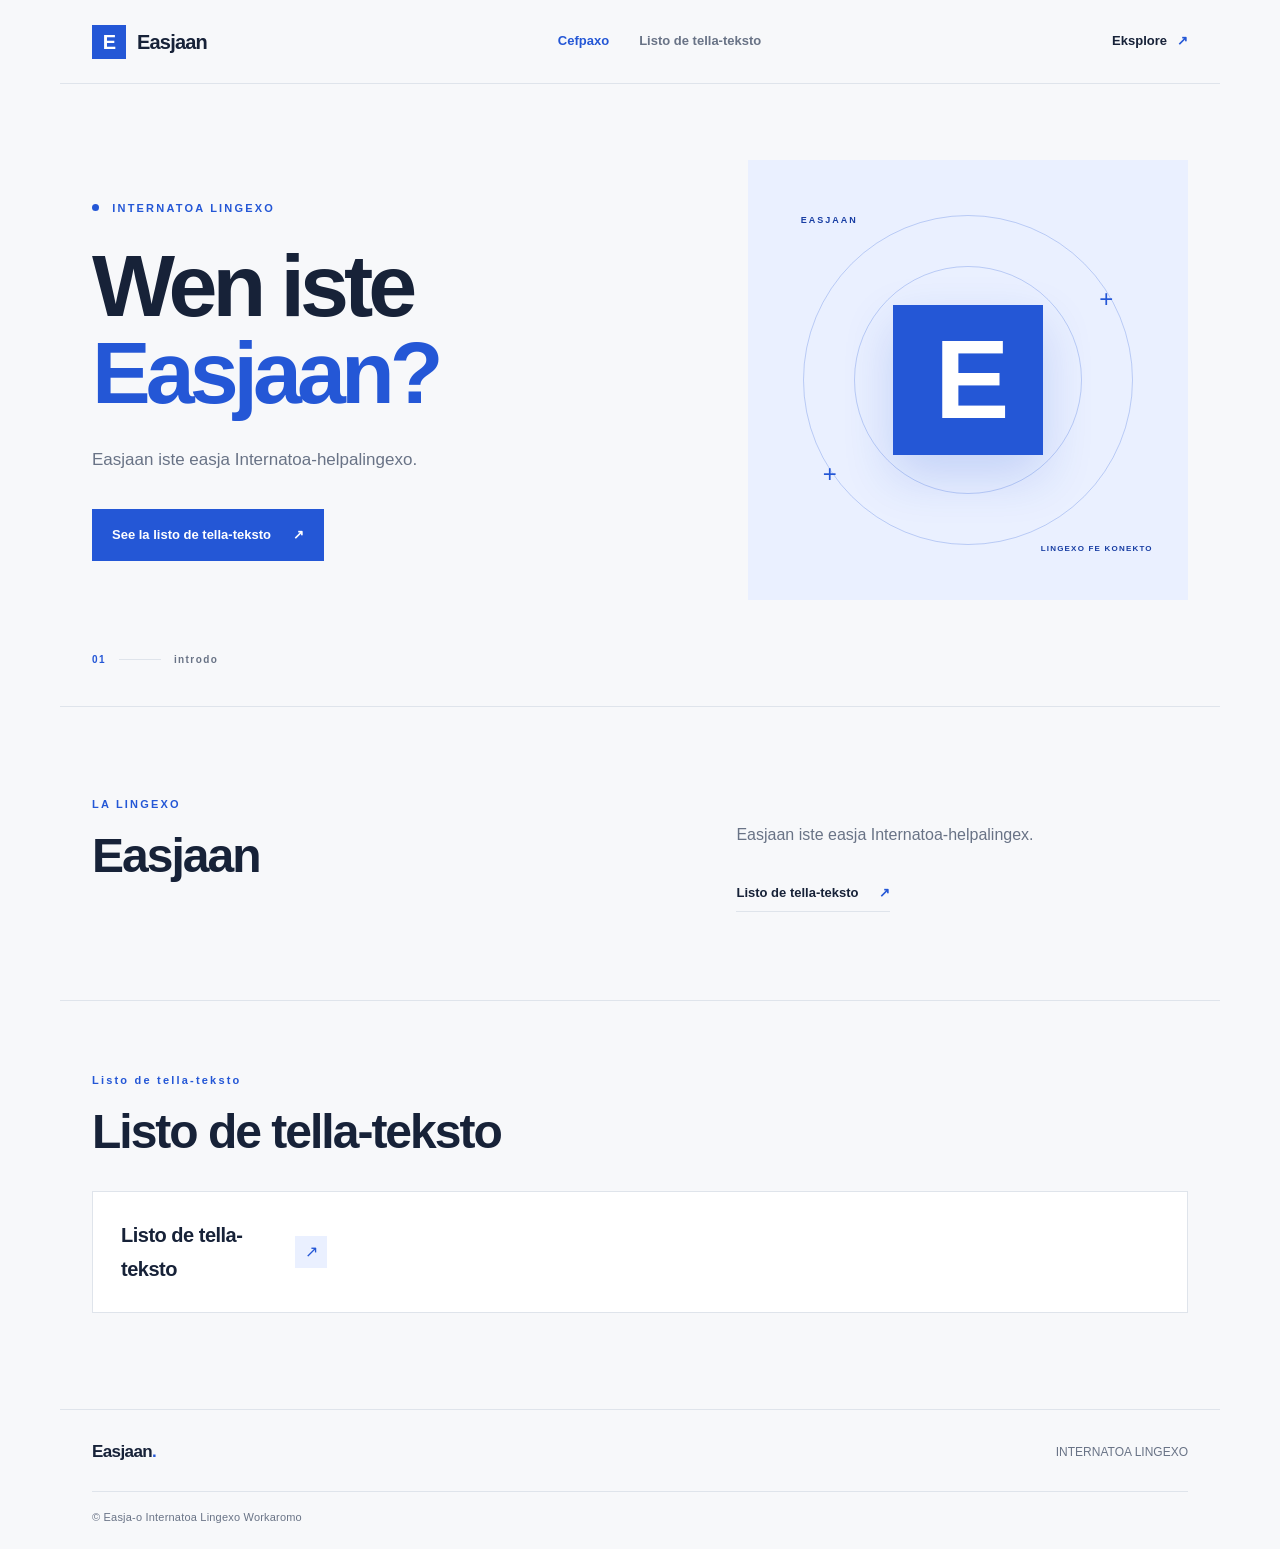
<file: index.html>
<!doctype html>
<html lang="eas">
<head>
  <meta charset="utf-8">
  <meta name="viewport" content="width=device-width, initial-scale=1">
  <meta name="theme-color" content="#f7f8fa">
  <meta name="description" content="Easjaan iste easja Internatoa-helpalingex.">
  <title>Easjaan</title>
  <link rel="stylesheet" href="style.css">
  <script src="script.js" defer></script>
</head>
<body>
  <header class="site-header">
    <a class="wordmark" href="index.html" aria-label="Cefpaxo">
      <span class="wordmark-symbol" aria-hidden="true">E</span>
      <span>Easjaan</span>
    </a>

    <nav class="main-nav" aria-label="Cefpaxo">
      <a href="index.html" aria-current="page">Cefpaxo</a>
      <a href="articles/index.html">Listo de tella-teksto</a>
    </nav>

    <a class="header-link" href="articles/index.html">
      Eksplore <span aria-hidden="true">↗</span>
    </a>
  </header>

  <main>
    <section class="hero">
      <div class="hero-copy">
        <p class="overline">
          <span class="status-dot" aria-hidden="true"></span>
          INTERNATOA LINGEXO
        </p>

        <h1>Wen iste<br><span>Easjaan?</span></h1>

        <p class="hero-description">
          Easjaan iste easja Internatoa-helpalingexo.
        </p>

        <div class="hero-actions">
          <a class="button button-primary" href="articles/index.html">
            See la listo de tella-teksto
            <span aria-hidden="true">↗</span>
          </a>
        </div>
      </div>

      <div class="hero-art" aria-hidden="true">
        <div class="art-orbit orbit-one"></div>
        <div class="art-orbit orbit-two"></div>
        <div class="art-core">E</div>
        <span class="art-label art-label-top">EASJAAN</span>
        <span class="art-label art-label-bottom">LINGEXO FE KONEKTO</span>
        <span class="art-cross cross-one">+</span>
        <span class="art-cross cross-two">+</span>
      </div>

      <div class="hero-index">
        <span>01</span>
        <span class="index-line"></span>
        <span>introdo</span>
      </div>
    </section>

    <section class="intro-section">
      <div class="section-heading">
        <p class="overline">LA LINGEXO</p>
        <h2>Easjaan</h2>
      </div>

      <div class="section-body">
        <p>
          Easjaan iste easja Internatoa-helpalingex.
        </p>
        <a class="text-link" href="articles/index.html">
          <span>Listo de tella-teksto</span>
          <span aria-hidden="true">↗</span>
        </a>
      </div>
    </section>

    <section class="articles-preview">
      <div class="preview-heading">
        <div>
          <p class="overline">Listo de tella-teksto</p>
          <h2>Listo de tella-teksto</h2>
        </div>
      </div>

      <a class="feature-article" href="articles/index.html">
        <span class="feature-title">Listo de tella-teksto</span>
        <span class="feature-arrow" aria-hidden="true">↗</span>
      </a>
    </section>
  </main>

  <footer class="site-footer">
    <a class="footer-brand" href="index.html">Easjaan<span>.</span></a>
    <p class="footer-note">INTERNATOA LINGEXO</p>
    <p class="copyright">© Easja-o Internatoa Lingexo Workaromo</p>
  </footer>
</body>
</html>
</file>
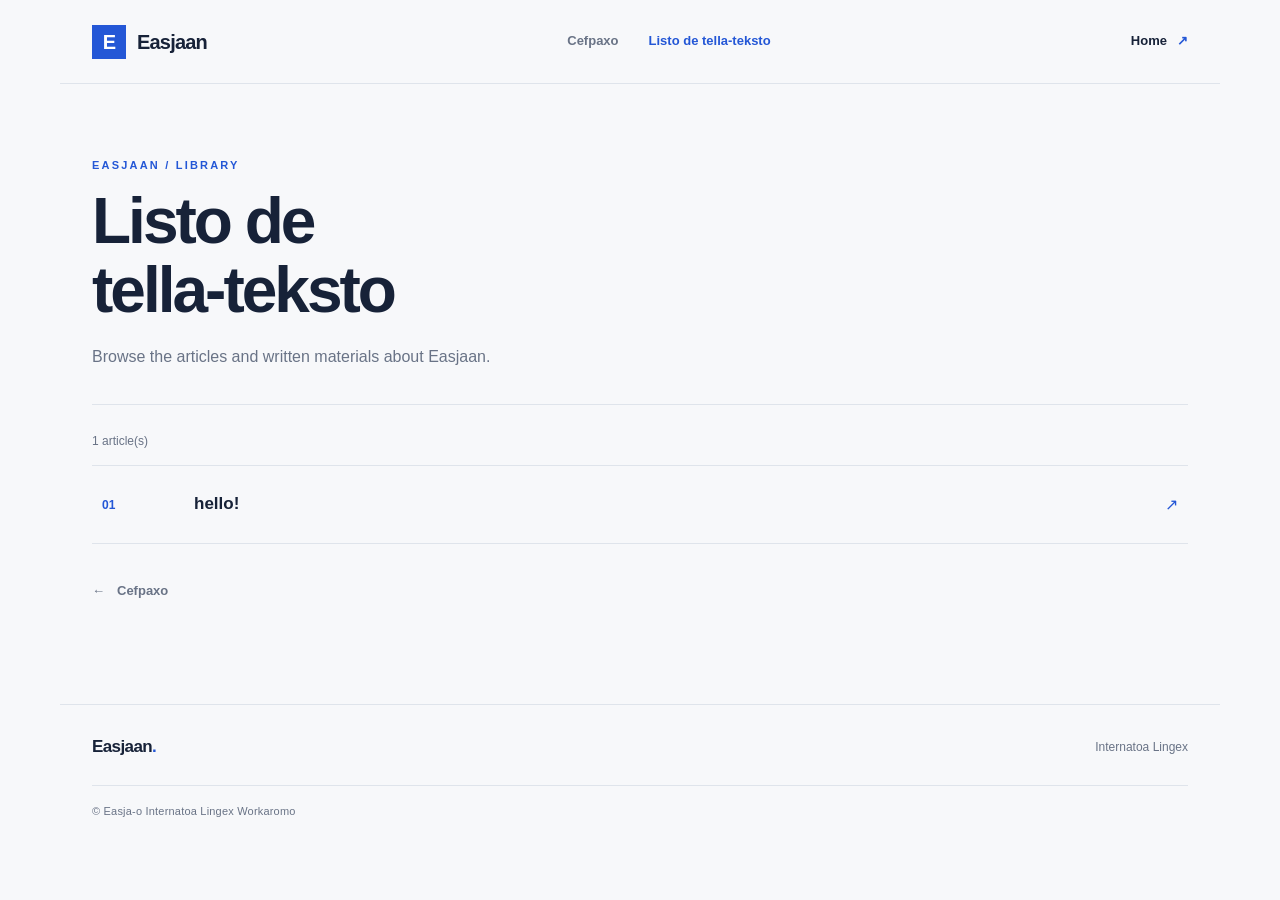
<file: articles/index.html>
<!doctype html>
<html lang="eas">
<head>
  <meta charset="utf-8">
  <meta name="viewport" content="width=device-width, initial-scale=1">
  <meta name="theme-color" content="#f7f8fa">
  <meta name="description" content="Listo de tella-teksto de Easjaan.">
  <title>Listo de tella-teksto — Easjaan</title>
  <link rel="stylesheet" href="../style.css">
  <script src="articles.js" defer></script>
</head>
<body>
  <header class="site-header">
    <a class="wordmark" href="../index.html" aria-label="Easjaan home">
      <span class="wordmark-symbol" aria-hidden="true">E</span>
      <span>Easjaan</span>
    </a>

    <nav class="main-nav" aria-label="Main navigation">
      <a href="../index.html">Cefpaxo</a>
      <a href="index.html" aria-current="page">Listo de tella-teksto</a>
    </nav>

    <a class="header-link" href="../index.html">
      Home <span aria-hidden="true">↗</span>
    </a>
  </header>

  <main class="page-main">
    <header class="page-heading">
      <p class="overline">EASJAAN / LIBRARY</p>
      <h1>Listo de<br>tella-teksto</h1>
      <p class="page-description">
        Browse the articles and written materials about Easjaan.
      </p>
    </header>

    <p id="list-status" class="list-status" role="status" aria-live="polite">
      Loade...
    </p>

    <ol id="articles" class="article-list"></ol>

    <a class="back-link" href="../index.html">
      <span aria-hidden="true">←</span>
      Cefpaxo
    </a>
  </main>

  <footer class="site-footer">
    <a class="footer-brand" href="../index.html">Easjaan<span>.</span></a>
    <p class="footer-note">Internatoa Lingex</p>
    <p class="copyright">© Easja-o Internatoa Lingex Workaromo</p>
  </footer>
</body>
</html>
</file>
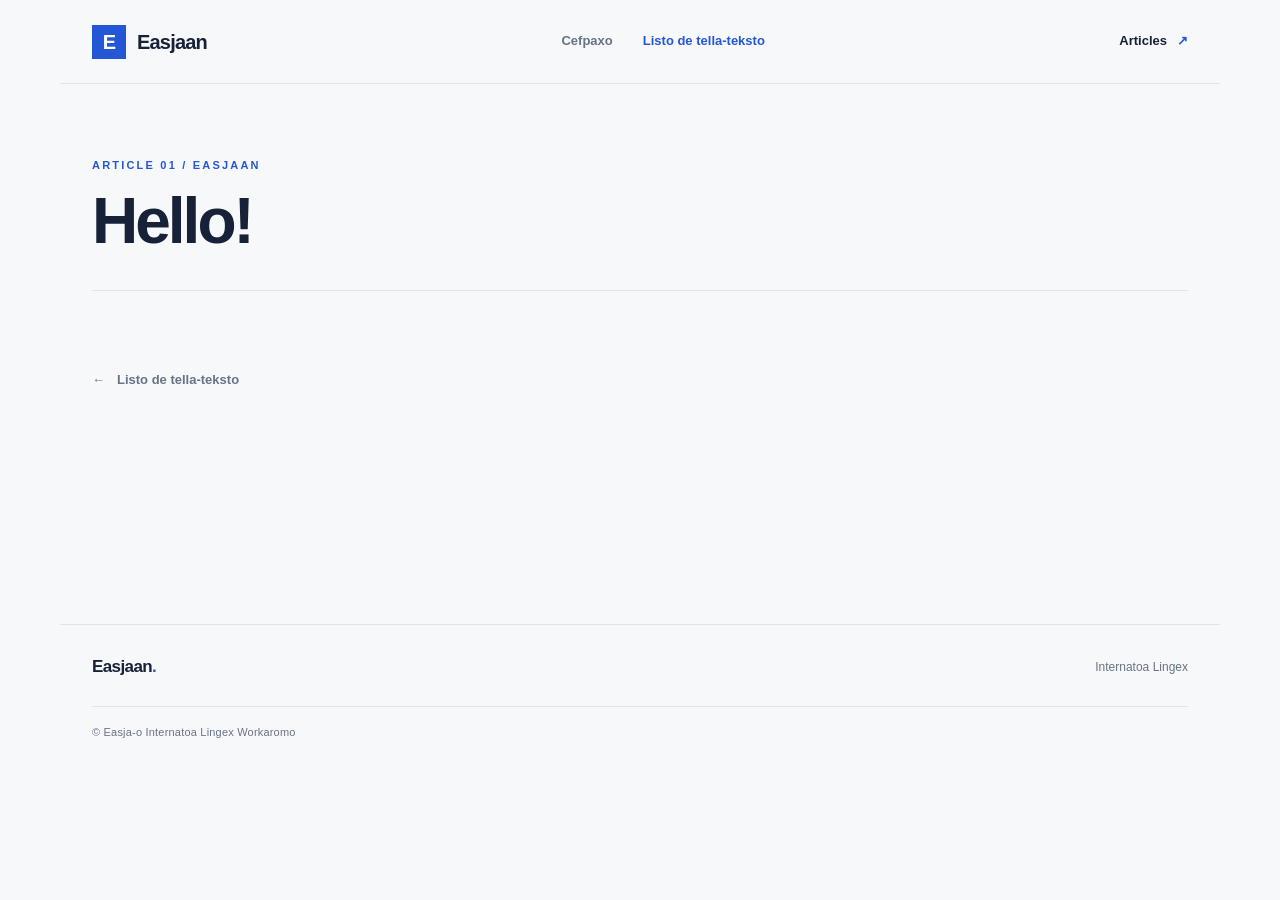
<file: articles/1|hello!.html>
<!doctype html>
<html lang="eas">
<head>
  <meta charset="utf-8">
  <meta name="viewport" content="width=device-width, initial-scale=1">
  <meta name="theme-color" content="#f7f8fa">
  <title>Hello! — Easjaan</title>
  <link rel="stylesheet" href="../style.css">
</head>
<body>
  <header class="site-header">
    <a class="wordmark" href="../index.html" aria-label="Easjaan home">
      <span class="wordmark-symbol" aria-hidden="true">E</span>
      <span>Easjaan</span>
    </a>

    <nav class="main-nav" aria-label="Main navigation">
      <a href="../index.html">Cefpaxo</a>
      <a href="index.html" aria-current="page">Listo de tella-teksto</a>
    </nav>

    <a class="header-link" href="index.html">
      Articles <span aria-hidden="true">↗</span>
    </a>
  </header>

  <main class="page-main">
    <header class="page-heading">
      <p class="overline">ARTICLE 01 / EASJAAN</p>
      <h1>Hello!</h1>
    </header>

    <article class="article-content">
      <!-- Write the article content here. -->
    </article>

    <a class="back-link" href="index.html">
      <span aria-hidden="true">←</span>
      Listo de tella-teksto
    </a>
  </main>

  <footer class="site-footer">
    <a class="footer-brand" href="../index.html">Easjaan<span>.</span></a>
    <p class="footer-note">Internatoa Lingex</p>
    <p class="copyright">© Easja-o Internatoa Lingex Workaromo</p>
  </footer>
</body>
</html>
</file>
<file: style.css>
:root {
  color-scheme: light;
  --paper: #f7f8fa;
  --surface: #ffffff;
  --ink: #172238;
  --muted: #697386;
  --line: #dfe4eb;
  --blue: #2457d6;
  --blue-dark: #173da3;
  --pale-blue: #eaf0ff;
  --content-width: 1160px;
}

* {
  box-sizing: border-box;
}

html {
  scroll-behavior: smooth;
}

body {
  margin: 0;
  background: var(--paper);
  color: var(--ink);
  font-family: Inter, "Helvetica Neue", Arial, sans-serif;
  font-size: 16px;
  line-height: 1.7;
  -webkit-font-smoothing: antialiased;
}

a {
  color: inherit;
  text-decoration: none;
}

a:focus-visible {
  outline: 3px solid var(--blue);
  outline-offset: 5px;
}

.site-header {
  min-height: 84px;
  max-width: var(--content-width);
  margin: 0 auto;
  padding: 0 32px;
  display: flex;
  align-items: center;
  justify-content: space-between;
  gap: 28px;
  border-bottom: 1px solid var(--line);
}

.wordmark {
  display: inline-flex;
  align-items: center;
  gap: 11px;
  font-size: 20px;
  font-weight: 750;
  letter-spacing: -0.8px;
}

.wordmark-symbol {
  display: grid;
  place-items: center;
  width: 34px;
  height: 34px;
  background: var(--blue);
  color: white;
  font-size: 20px;
  font-weight: 700;
}

.main-nav {
  display: flex;
  align-items: center;
  gap: 30px;
  font-size: 13px;
  font-weight: 600;
}

.main-nav a {
  color: var(--muted);
  transition: color 160ms ease;
}

.main-nav a:hover,
.main-nav a[aria-current="page"] {
  color: var(--blue);
}

.header-link {
  display: inline-flex;
  align-items: center;
  gap: 10px;
  font-size: 13px;
  font-weight: 700;
}

.header-link span,
.text-link span:last-child {
  color: var(--blue);
}

.hero {
  position: relative;
  display: grid;
  grid-template-columns: 1.05fr 0.95fr;
  align-items: center;
  gap: 40px;
  max-width: var(--content-width);
  min-height: 590px;
  margin: 0 auto;
  padding: 76px 32px 106px;
  overflow: hidden;
}

.hero-copy {
  position: relative;
  z-index: 2;
}

.overline {
  margin: 0 0 24px;
  color: var(--blue);
  font-size: 11px;
  font-weight: 800;
  letter-spacing: 2.2px;
}

.status-dot {
  display: inline-block;
  width: 7px;
  height: 7px;
  margin-right: 8px;
  border-radius: 50%;
  background: var(--blue);
  vertical-align: 1px;
}

.hero h1 {
  margin: 0;
  font-size: clamp(56px, 7vw, 88px);
  line-height: 0.99;
  letter-spacing: -5px;
  font-weight: 760;
}

.hero h1 span {
  color: var(--blue);
}

.hero-description {
  max-width: 390px;
  margin: 28px 0 0;
  color: var(--muted);
  font-size: 17px;
  line-height: 1.9;
}

.hero-actions {
  display: flex;
  align-items: center;
  flex-wrap: wrap;
  gap: 20px;
  margin-top: 32px;
}

.button {
  display: inline-flex;
  justify-content: center;
  align-items: center;
  gap: 22px;
  min-height: 52px;
  padding: 0 20px;
  font-size: 13px;
  font-weight: 700;
  transition: background 160ms ease, transform 160ms ease;
}

.button:hover {
  transform: translateY(-2px);
}

.button-primary {
  background: var(--blue);
  color: white;
}

.button-primary:hover {
  background: var(--blue-dark);
}

.hero-note {
  color: var(--muted);
  font-size: 12px;
}

.hero-art {
  position: relative;
  display: grid;
  place-items: center;
  width: 100%;
  max-width: 440px;
  aspect-ratio: 1;
  justify-self: end;
  background: var(--pale-blue);
  overflow: hidden;
}

.art-orbit {
  position: absolute;
  border: 1px solid rgba(36, 87, 214, 0.25);
  border-radius: 50%;
}

.orbit-one {
  width: 75%;
  height: 75%;
}

.orbit-two {
  width: 52%;
  height: 52%;
}

.art-core {
  display: grid;
  place-items: center;
  width: 34%;
  aspect-ratio: 1;
  background: var(--blue);
  color: white;
  font-size: clamp(70px, 10vw, 112px);
  font-weight: 700;
  letter-spacing: -8px;
  line-height: 1;
  box-shadow: 0 20px 50px rgba(36, 87, 214, 0.2);
}

.art-label {
  position: absolute;
  color: var(--blue-dark);
  font-size: 9px;
  font-weight: 800;
  letter-spacing: 2px;
}

.art-label-top {
  top: 12%;
  left: 12%;
}

.art-label-bottom {
  right: 8%;
  bottom: 10%;
  font-size: 8px;
  letter-spacing: 1.2px;
}

.art-cross {
  position: absolute;
  color: var(--blue);
  font-size: 24px;
  font-weight: 300;
}

.cross-one {
  top: 27%;
  right: 17%;
}

.cross-two {
  bottom: 24%;
  left: 17%;
}

.hero-index {
  position: absolute;
  bottom: 38px;
  left: 32px;
  display: flex;
  align-items: center;
  gap: 13px;
  color: var(--muted);
  font-size: 10px;
  font-weight: 700;
  letter-spacing: 1.4px;
}

.hero-index > span:first-child {
  color: var(--blue);
}

.index-line {
  width: 42px;
  height: 1px;
  background: var(--line);
}

.intro-section,
.articles-preview {
  max-width: var(--content-width);
  margin: 0 auto;
  padding: 88px 32px;
  border-top: 1px solid var(--line);
}

.intro-section {
  display: grid;
  grid-template-columns: 1fr 0.8fr;
  gap: 80px;
}

.section-heading .overline,
.preview-heading .overline {
  margin-bottom: 15px;
}

.section-heading h2,
.preview-heading h2 {
  margin: 0;
  font-size: clamp(32px, 4vw, 48px);
  line-height: 1.12;
  letter-spacing: -2px;
}

.section-body {
  padding-top: 25px;
}

.section-body > p {
  margin: 0 0 28px;
  max-width: 450px;
  color: var(--muted);
  line-height: 1.9;
}

.text-link {
  display: inline-flex;
  align-items: center;
  gap: 20px;
  padding-bottom: 7px;
  border-bottom: 1px solid var(--line);
  font-size: 13px;
  font-weight: 700;
}

.text-link:hover {
  border-color: var(--blue);
}

.articles-preview {
  padding-top: 70px;
  padding-bottom: 96px;
}

.preview-heading {
  display: flex;
  justify-content: space-between;
  align-items: end;
  gap: 20px;
  margin-bottom: 32px;
}

.feature-article {
  display: grid;
  grid-template-columns: 150px 1fr 32px;
  align-items: center;
  gap: 24px;
  min-height: 112px;
  padding: 26px 28px;
  border: 1px solid var(--line);
  background: var(--surface);
  transition: border-color 160ms ease, transform 160ms ease;
}

.feature-article:hover {
  border-color: var(--blue);
  transform: translateY(-2px);
}

.feature-number {
  color: var(--muted);
  font-size: 10px;
  font-weight: 800;
  letter-spacing: 1.3px;
}

.feature-title {
  font-size: 20px;
  font-weight: 700;
  letter-spacing: -0.5px;
}

.feature-arrow {
  display: grid;
  place-items: center;
  width: 32px;
  height: 32px;
  background: var(--pale-blue);
  color: var(--blue);
}

.site-footer {
  max-width: var(--content-width);
  margin: 0 auto;
  padding: 28px 32px 22px;
  border-top: 1px solid var(--line);
  display: grid;
  grid-template-columns: 1fr 1fr;
  align-items: center;
  gap: 6px 20px;
}

.footer-brand {
  font-size: 17px;
  font-weight: 800;
  letter-spacing: -0.6px;
}

.footer-brand span {
  color: var(--blue);
}

.footer-note {
  margin: 0;
  color: var(--muted);
  font-size: 12px;
  text-align: right;
}

.copyright {
  grid-column: 1 / -1;
  margin: 18px 0 0;
  padding-top: 16px;
  border-top: 1px solid var(--line);
  color: var(--muted);
  font-size: 11px;
  letter-spacing: 0.2px;
}

/* Article listing and article pages */

.page-main {
  max-width: var(--content-width);
  min-height: 60vh;
  margin: 0 auto;
  padding: 72px 32px 100px;
}

.page-heading {
  padding-bottom: 34px;
  border-bottom: 1px solid var(--line);
}

.page-heading .overline {
  margin-bottom: 12px;
}

.page-heading h1 {
  margin: 0;
  font-size: clamp(38px, 6vw, 64px);
  line-height: 1.08;
  letter-spacing: -3px;
}

.page-description {
  max-width: 600px;
  margin: 18px 0 0;
  color: var(--muted);
}

.list-status {
  margin: 26px 0 14px;
  color: var(--muted);
  font-size: 12px;
}

.article-list {
  margin: 0;
  padding: 0;
  list-style: none;
  border-top: 1px solid var(--line);
}

.article-list li {
  border-bottom: 1px solid var(--line);
}

.article-list a {
  display: grid;
  grid-template-columns: 72px 1fr 30px;
  align-items: center;
  gap: 20px;
  padding: 24px 10px;
  transition: background 160ms ease, padding 160ms ease;
}

.article-list a:hover {
  padding-right: 16px;
  padding-left: 16px;
  background: var(--surface);
}

.article-number {
  color: var(--blue);
  font-size: 12px;
  font-weight: 800;
  font-variant-numeric: tabular-nums;
}

.article-name {
  font-size: 17px;
  font-weight: 650;
}

.article-arrow {
  color: var(--blue);
  text-align: right;
}

.back-link {
  display: inline-flex;
  align-items: center;
  gap: 12px;
  margin-top: 36px;
  color: var(--muted);
  font-size: 13px;
  font-weight: 700;
}

.back-link:hover {
  color: var(--blue);
}

.article-content {
  max-width: 760px;
  margin-top: 42px;
  font-size: 17px;
  line-height: 1.9;
}

.article-content h2 {
  margin-top: 42px;
  font-size: 26px;
  line-height: 1.3;
  letter-spacing: -0.7px;
}

.article-content p {
  margin: 20px 0;
}

.article-content a {
  color: var(--blue);
  text-decoration: underline;
  text-underline-offset: 4px;
}

@media (min-width: 1400px) {
  .hero {
    min-height: 650px;
  }
}

@media (max-width: 760px) {
  .site-header {
    min-height: 72px;
    padding: 0 20px;
    flex-wrap: wrap;
    gap: 14px;
  }

  .wordmark {
    font-size: 18px;
  }

  .main-nav {
    order: 3;
    width: 100%;
    padding: 0 0 15px;
    gap: 22px;
  }

  .header-link {
    margin-left: auto;
  }

  .hero {
    grid-template-columns: 1fr;
    gap: 40px;
    padding: 64px 20px 92px;
  }

  .hero h1 {
    font-size: clamp(56px, 14vw, 78px);
    letter-spacing: -3.5px;
  }

  .hero-art {
    max-width: 390px;
    justify-self: center;
  }

  .hero-index {
    left: 20px;
    bottom: 30px;
  }

  .intro-section,
  .articles-preview {
    padding: 60px 20px;
  }

  .intro-section {
    grid-template-columns: 1fr;
    gap: 16px;
  }

  .section-body {
    padding-top: 0;
  }

  .preview-heading {
    align-items: start;
    flex-direction: column;
  }

  .feature-article {
    grid-template-columns: 1fr 28px;
    gap: 12px;
    padding: 22px 18px;
  }

  .feature-number {
    grid-column: 1 / -1;
  }

  .feature-title {
    font-size: 17px;
  }

  .site-footer {
    padding: 24px 20px 18px;
  }

  .page-main {
    padding: 56px 20px 80px;
  }

  .page-heading h1 {
    letter-spacing: -2px;
  }

  .article-list a {
    grid-template-columns: 42px 1fr 20px;
    gap: 12px;
    padding: 21px 4px;
  }

  .article-name {
    font-size: 15px;
  }
}

@media (prefers-reduced-motion: reduce) {
  *,
  *::before,
  *::after {
    scroll-behavior: auto !important;
    transition-duration: 0.01ms !important;
  }
}
</file>
